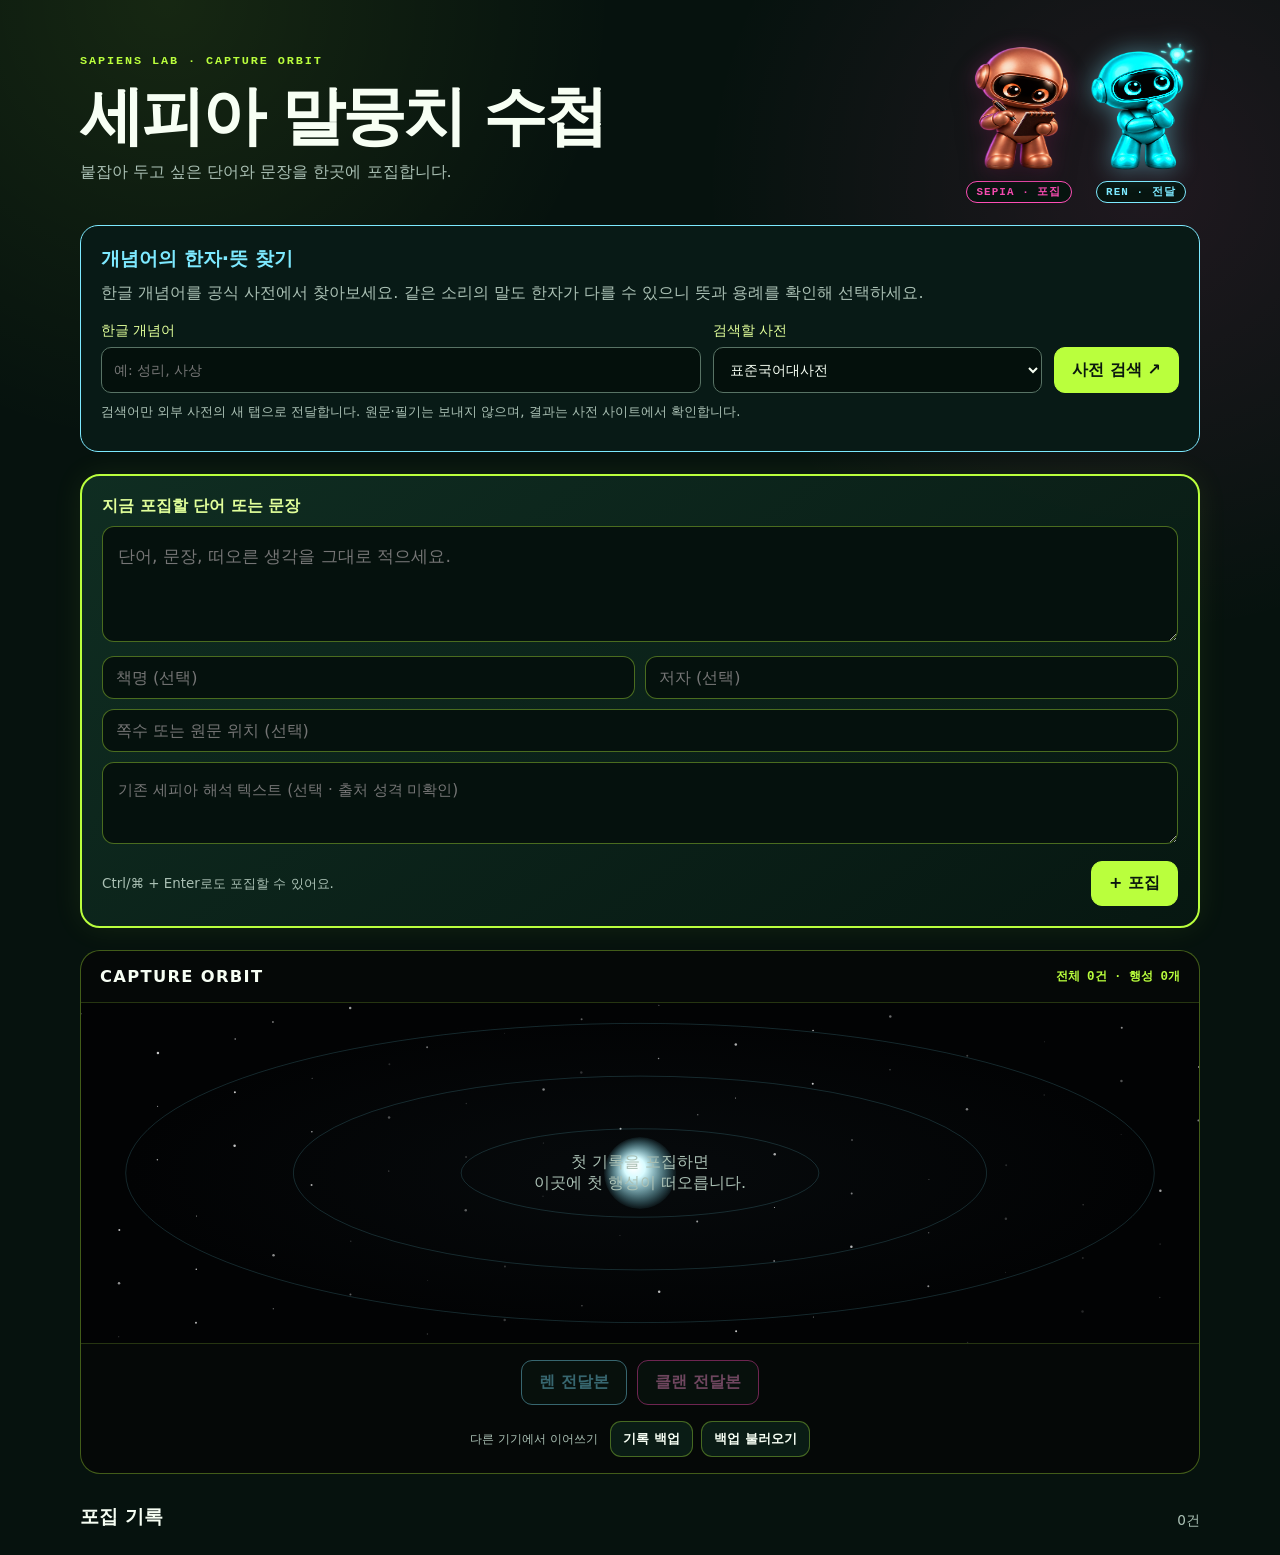
<file: index.html>
<!doctype html>
<html lang="ko"><head><meta charset="utf-8"><meta name="viewport" content="width=device-width,initial-scale=1"><title>SAPIENS · 세피아 말뭉치 수첩</title></head><body style="background:#06120e;color:#f7fff4;font-family:system-ui"><p id="loading">말뭉치 수첩을 여는 중입니다.</p><script>
(async()=>{try{const response=await fetch('./sepia-base-v5.1.html');if(!response.ok)throw new Error('HTTP '+response.status);let html=(await response.text()).replace(/\r\n/g,"\n");const patches=[[".card.flash{box-shadow:0 0 30px color-mix(in srgb,var(--record-color) 50%,transparent)}\n", ".card.flash{box-shadow:0 0 30px color-mix(in srgb,var(--record-color) 50%,transparent)}\n/* v5.2 · 카드 페이지와 펼침 */\n.cards{padding-bottom:12px;align-items:start}.card{padding:0;min-height:116px;overflow:hidden}.card summary{cursor:pointer;padding:22px 35px 18px 17px;list-style:none;line-height:1.65;font-weight:700;overflow-wrap:anywhere}.card summary::-webkit-details-marker{display:none}.card:not([open]) summary .card-word{display:-webkit-box;-webkit-line-clamp:3;-webkit-box-orient:vertical;overflow:hidden}.card summary:focus-visible{outline:2px solid var(--lime);outline-offset:-3px}.card-cue{display:block;color:var(--muted);font-size:.76rem;font-weight:400;margin-top:10px}.card[open] .card-cue{display:none}.card-body{padding:0 17px 18px;overflow-wrap:anywhere}.card-body p{margin:8px 0 0}.card-source{font-size:.84rem;color:var(--lime2);border-top:1px solid var(--line);padding-top:12px}.card-label{color:var(--cyan);font-size:.82rem;margin-top:14px}.pagination{display:flex;justify-content:center;align-items:center;gap:10px;flex-wrap:wrap;padding:12px 0 48px}.pagination[hidden]{display:none}.pagination span{color:var(--muted)}.capture-meta{display:grid;grid-template-columns:1fr 1fr;gap:10px}.capture .interpretation{min-height:80px;margin-top:10px;font-size:.95rem}.empty[hidden]{display:none}\n@media(max-width:720px){.capture-meta{grid-template-columns:1fr;gap:0}}\n/* v5.3 · 대표 문구와 설명 분리 */\n.card summary{padding-top:24px;padding-right:42px}.card-word{color:var(--lime);font-size:1.35rem;line-height:1.6;font-weight:800;white-space:pre-wrap;text-shadow:0 0 12px rgba(186,255,61,.12)}.card:not([open]) summary .card-word{-webkit-line-clamp:4}.card-cue{font-size:.78rem;color:#aac0b4}.card-source{color:#e1cf8a;font-size:.85rem;line-height:1.6}.card-label{color:var(--cyan);font-size:.83rem;font-weight:700}.card-body p{font-size:1rem;font-weight:400;color:#d9e7df;line-height:1.75}.card-index{font-size:.72rem}\n@media(max-width:720px){.card-word{font-size:1.2rem}}\n/* v5.4 · 전체 행성과 설명 점등 */\n.card-word{color:#f7faf9;text-shadow:none}.card-actions{display:flex;align-items:center;gap:12px;flex-wrap:wrap;margin-top:14px}.card-cue{margin:0}.card[open] .card-cue{display:block}.sepia-button{display:inline-flex;align-items:center;gap:7px;border:1px solid #405047;border-radius:9px;padding:6px 11px;font-size:.78rem;font-weight:700;color:#9aa69f;background:#111914}.sepia-button:before{content:'';width:6px;height:6px;border-radius:50%;background:currentColor}.sepia-button.is-lit{border-color:var(--record-color);color:var(--record-color);background:color-mix(in srgb,var(--record-color) 10%,#090d0b);box-shadow:0 0 13px color-mix(in srgb,var(--record-color) 28%,transparent),inset 0 0 9px color-mix(in srgb,var(--record-color) 9%,transparent)}.sepia-button.is-lit:before{box-shadow:0 0 8px currentColor}.sepia-button.is-empty{opacity:.6}.card-label{color:var(--record-color)}.orbit-panel{background:#050807}.orbit{background:radial-gradient(ellipse at center,rgba(21,32,37,.25),transparent 65%),#020304}.orbit canvas{cursor:pointer}\n"], ["    <input id=\"captureMemo\" placeholder=\"어디에서 만났는지 메모 (선택)\" autocomplete=\"off\">\n", "    <div class=\"capture-meta\"><input id=\"captureSource\" aria-label=\"책명\" placeholder=\"책명 (선택)\" autocomplete=\"off\"><input id=\"captureAuthor\" aria-label=\"저자\" placeholder=\"저자 (선택)\" autocomplete=\"off\"></div>\n    <textarea class=\"interpretation\" id=\"captureMemo\" aria-label=\"세피아 해석\" placeholder=\"세피아 해석 (선택)\"></textarea>\n"], ["  <section class=\"cards\" id=\"cards\" aria-live=\"polite\"></section>\n", "  <section class=\"cards\" id=\"cards\" aria-live=\"polite\"></section>\n  <nav class=\"pagination\" id=\"pagination\" aria-label=\"포집 기록 페이지\" hidden><button class=\"btn\" id=\"prevPage\">이전</button><span id=\"pageStatus\" role=\"status\"></span><button class=\"btn\" id=\"nextPage\">다음</button></nav>\n"], ["const $=s=>document.querySelector(s);let entries=[],db=null,storage='memory',angle=0,last=0,planets=[],selectedId='',animationStarted=false;\n", "const $=s=>document.querySelector(s);let entries=[],db=null,storage='memory',angle=0,last=0,planets=[],selectedId='',animationStarted=false,page=1;const PAGE_SIZE=12,PLANET_LIMIT=100;\n"], ["function clean(r){const created=r.created||(/^[0-9]{13}/.test(String(r.id||''))?new Date(+String(r.id).slice(0,13)).toISOString():new Date().toISOString());return{id:String(r.id||makeId()),text:String(r.text||r.original||r.headword||r.trans||'').trim(),memo:String(r.memo||[r.source,r.locator].filter(Boolean).join(' · ')||r.usage||'').trim(),created,updated:r.updated||created,source:r.source||'',locator:r.locator||'',headword:r.headword||'',trans:r.trans||'',tags:Array.isArray(r.tags)?r.tags:[]}}\n", "function clean(r){const created=r.created||(/^[0-9]{13}/.test(String(r.id||''))?new Date(+String(r.id).slice(0,13)).toISOString():new Date().toISOString());return{...r,id:String(r.id||makeId()),text:String(r.text||r.original||r.headword||r.trans||'').trim(),memo:String(r.memo||'').trim(),created,updated:r.updated||created,source:String(r.source||r.book||''),author:String(r.author||''),interpretation:String(r.interpretation||r.sepia||r.trans||r.usage||r.memo||''),locator:r.locator||'',headword:r.headword||'',trans:r.trans||'',tags:Array.isArray(r.tags)?r.tags:[]}}\n"], ["function render(){entries.sort((a,b)=>String(b.created).localeCompare(String(a.created)));$('#orbitCount').textContent=`${entries.length}개의 행성`;$('#recordCount').textContent=`${entries.length}건`;$('#orbitEmpty').hidden=entries.length>0;$('#toRen').disabled=$('#toClan').disabled=!entries.length;$('#cards').innerHTML=entries.map((e,i)=>`<article class=\"card\" id=\"card-${esc(e.id)}\" style=\"--record-color:${colorOf(e.id)}\"><span class=\"card-index\">${String(i+1).padStart(2,'0')}</span><p>${esc(e.text)}</p><footer><span>${esc(e.memo||'메모 없음')}</span><time>${esc(dateText(e.created))}</time></footer></article>`).join('');buildPlanets();if(!animationStarted){animationStarted=true;requestAnimationFrame(draw)}}\nfunction buildPlanets(){planets=entries.slice(0,36).map((e,i)=>({id:e.id,ring:i%3,phase:(i*2.399)+(i%4)*.31,size:8+(i*7)%8,color:colorOf(e.id)}))}\n", "// Derive display fields without rewriting the stored original records.\nfunction displayEntry(e){\n const raw=String(e.text||'').trim();\n const boundary=/\\s*(?:\\[[^\\]]+\\]\\s*)?(?:출처\\s*[:：]|위치\\s*[:：]|원문 구분\\s*[:：]|책의 실제 문맥|판단[·ㆍ\\s]*추정의 근거|해석[·ㆍ\\s]*추정의 범위|세피아 설명\\s*[:：]|세피아 해석\\s*[:：]|원본\\s*[:：])/;\n const marker=boundary.exec(raw);\n const text=String(e.headword|| (marker?raw.slice(0,marker.index):raw)).trim();\n const sourceMatch=raw.match(/출처\\s*[:：]\\s*([\\s\\S]*?)(?=\\s*(?:위치\\s*[:：]|원문 구분\\s*[:：]|책의 실제 문맥|세피아 설명\\s*[:：]|원본\\s*[:：])|$)/);\n let source=String(e.book||e.source||sourceMatch?.[1]||'').trim();\n let author=String(e.author||'').trim();\n const book=source.match(/『([^』]+)』/);\n if(book){if(!author)author=source.slice(0,book.index).replace(/[\\s,，·]+$/,'').trim();source='『'+book[1]+'』'}\n else source=source.split(/\\s*(?:·\\s*)?(?:인쇄본|PDF|위치\\s*[:：]|https?:\\/\\/)/)[0].trim();\n const explanation=raw.match(/세피아 (?:설명|해석)\\s*[:：]\\s*([\\s\\S]*?)(?=\\s*(?:원본\\s*[:：]|출처\\s*[:：]|위치\\s*[:：])|$)/);\n const memo=String(e.memo||'').trim();\n const memoIsSource=/『[^』]+』|인쇄본|PDF\\s*\\d|출처\\s*[:：]|https?:\\/\\//.test(memo);\n let interpretation=explanation?.[1]||e.interpretation||e.sepia||e.trans||e.usage||(!memoIsSource?memo:'');\n if(memoIsSource && interpretation===memo)interpretation='';\n interpretation=String(interpretation).split(/\\s*(?:원본\\s*[:：]|https?:\\/\\/)/)[0].trim();\n return {...e,text,source,author,interpretation};\n}\nfunction render(){entries.sort((a,b)=>String(b.created).localeCompare(String(a.created)));const total=Math.max(1,Math.ceil(entries.length/PAGE_SIZE));page=Math.max(1,Math.min(page,total));const start=(page-1)*PAGE_SIZE,visible=entries.slice(start,start+PAGE_SIZE);$('#orbitCount').textContent=`전체 ${entries.length}건 · 행성 ${Math.min(entries.length,PLANET_LIMIT)}개${entries.length>PLANET_LIMIT?' · 최근 100개':''}`;$('#recordCount').textContent=`${entries.length}건`;$('#orbitEmpty').hidden=entries.length>0;$('#toRen').disabled=$('#toClan').disabled=!entries.length;$('#cards').innerHTML=visible.map((record,i)=>{const e=displayEntry(record);return `<details class=\"card\" id=\"card-${esc(e.id)}\" style=\"--record-color:${colorOf(e.id)}\"><summary><span class=\"card-index\">${String(start+i+1).padStart(2,'0')}</span><span class=\"card-word\">${esc(e.text)}</span><span class=\"card-actions\"><span class=\"sepia-button ${e.interpretation?'is-lit':'is-empty'}\">${e.interpretation?'세피아 설명':'설명 없음'}</span><span class=\"card-cue\">출처 · 설명 펼치기</span></span></summary><div class=\"card-body\"><div class=\"card-source\">${esc([e.source,e.author].filter(Boolean).join(' · ')||'출처 미입력')}</div><div class=\"card-label\">세피아 해석</div><p>${esc(e.interpretation||'해석 미입력')}</p></div></details>`}).join('');$('#pagination').hidden=total<=1;$('#pageStatus').textContent=`${page} / ${total} 페이지 · 페이지당 ${PAGE_SIZE}건`;$('#prevPage').disabled=page<=1;$('#nextPage').disabled=page>=total;buildPlanets();if(!animationStarted){animationStarted=true;requestAnimationFrame(draw)}}\nfunction changePage(delta){page+=delta;render();$('#cards').scrollIntoView({behavior:'smooth',block:'start'})}\n$('#prevPage').addEventListener('click',()=>changePage(-1));$('#nextPage').addEventListener('click',()=>changePage(1));\nfunction buildPlanets(){const records=entries.slice(0,PLANET_LIMIT),rings=records.length>36?5:3;planets=records.map((e,i)=>{const ring=i%rings,count=Math.ceil((records.length-ring)/rings),slot=Math.floor(i/rings);return{id:e.id,ring,rings,phase:slot*Math.PI*2/count+ring*.43,size:records.length>36?4+(i%3):8+(i*7)%8,color:colorOf(e.id)}})}\nfunction openRecord(id){const index=entries.findIndex(e=>e.id===id);if(index<0)return;selectedId=id;const targetPage=Math.floor(index/PAGE_SIZE)+1;if(page!==targetPage){page=targetPage;render()}const card=document.getElementById('card-'+id);if(card)card.open=true;card?.scrollIntoView({behavior:'smooth',block:'center'});card?.classList.add('flash');setTimeout(()=>card?.classList.remove('flash'),1100)}\nconst stars=Array.from({length:85},(_,i)=>({x:((i*137.508)%997)/997,y:((i*73.71+31)%991)/991,size:.5+(i%4)*.25,phase:i*1.713,speed:.0005+(i%5)*.00012}));\nconst ringScale=(ring,rings)=>({x:.16+ring*(.30/Math.max(1,rings-1)),y:.13+ring*(.31/Math.max(1,rings-1))});\n"], ["function draw(t){sizeCanvas();const w=canvas.clientWidth,h=canvas.clientHeight,cx=w/2,cy=h/2;if(last)angle+=(t-last)*.00012;last=t;ctx.clearRect(0,0,w,h);ctx.strokeStyle='rgba(125,233,255,.25)';ctx.lineWidth=1;for(let r=0;r<3;r++){ctx.beginPath();ctx.ellipse(cx,cy,w*(.22+r*.115),h*(.18+r*.105),0,0,Math.PI*2);ctx.stroke()}const g=ctx.createRadialGradient(cx-7,cy-7,2,cx,cy,36);g.addColorStop(0,'#fff');g.addColorStop(.25,'#d7fbff');g.addColorStop(1,'rgba(125,233,255,.05)');ctx.fillStyle=g;ctx.beginPath();ctx.arc(cx,cy,36,0,Math.PI*2);ctx.fill();for(const p of planets){const rx=w*(.22+p.ring*.115),ry=h*(.18+p.ring*.105),a=p.phase+angle*(1-p.ring*.16);p.x=cx+Math.cos(a)*rx;p.y=cy+Math.sin(a)*ry;ctx.save();ctx.shadowColor=p.color;ctx.shadowBlur=p.id===selectedId?24:14;ctx.fillStyle=p.color;ctx.beginPath();ctx.arc(p.x,p.y,p.id===selectedId?p.size+3:p.size,0,Math.PI*2);ctx.fill();ctx.fillStyle='rgba(255,255,255,.65)';ctx.beginPath();ctx.arc(p.x-p.size*.3,p.y-p.size*.3,Math.max(2,p.size*.22),0,Math.PI*2);ctx.fill();ctx.restore()}requestAnimationFrame(draw)}\ncanvas.addEventListener('click',e=>{const r=canvas.getBoundingClientRect(),x=e.clientX-r.left,y=e.clientY-r.top,p=planets.find(p=>Math.hypot(x-p.x,y-p.y)<p.size+10);if(!p)return;selectedId=p.id;const card=document.getElementById('card-'+p.id);card?.scrollIntoView({behavior:'smooth',block:'center'});card?.classList.add('flash');setTimeout(()=>card?.classList.remove('flash'),1100)});\nasync function capture(){const text=$('#captureText').value.trim(),memo=$('#captureMemo').value.trim();if(!text){toast('포집할 단어나 문장을 적어주세요.');$('#captureText').focus();return}const now=new Date().toISOString(),rec=clean({id:makeId(),text,memo,created:now,updated:now});try{await save(rec);$('#captureText').value='';$('#captureMemo').value='';selectedId=rec.id;render();react('#petSepia');toast('세피아가 새 행성을 띄웠어요.');setTimeout(()=>{const c=document.getElementById('card-'+rec.id);c?.classList.add('flash')},80)}catch(e){console.error(e);toast('저장하지 못했습니다. 다시 시도해 주세요.')}}\n", "function draw(t){sizeCanvas();const w=canvas.clientWidth,h=canvas.clientHeight,cx=w/2,cy=h/2;if(last)angle+=(t-last)*.00012;last=t;ctx.clearRect(0,0,w,h);for(const star of stars){const alpha=.15+.65*(.5+.5*Math.sin(t*star.speed+star.phase));ctx.fillStyle=`rgba(255,255,255,${alpha})`;ctx.beginPath();ctx.arc(star.x*w,star.y*h,star.size,0,Math.PI*2);ctx.fill()}const rings=planets[0]?.rings||3;ctx.strokeStyle='rgba(125,233,255,.16)';ctx.lineWidth=1;for(let r=0;r<rings;r++){const scale=ringScale(r,rings);ctx.beginPath();ctx.ellipse(cx,cy,w*scale.x,h*scale.y,0,0,Math.PI*2);ctx.stroke()}const g=ctx.createRadialGradient(cx-7,cy-7,2,cx,cy,36);g.addColorStop(0,'#fff');g.addColorStop(.25,'#d7fbff');g.addColorStop(1,'rgba(125,233,255,.05)');ctx.fillStyle=g;ctx.beginPath();ctx.arc(cx,cy,36,0,Math.PI*2);ctx.fill();for(const p of planets){const scale=ringScale(p.ring,p.rings),rx=w*scale.x,ry=h*scale.y,a=p.phase+angle*(1-p.ring*.12);p.x=cx+Math.cos(a)*rx;p.y=cy+Math.sin(a)*ry;ctx.save();ctx.shadowColor=p.color;ctx.shadowBlur=p.id===selectedId?24:14;ctx.fillStyle=p.color;ctx.beginPath();ctx.arc(p.x,p.y,p.id===selectedId?p.size+3:p.size,0,Math.PI*2);ctx.fill();ctx.fillStyle='rgba(255,255,255,.65)';ctx.beginPath();ctx.arc(p.x-p.size*.3,p.y-p.size*.3,Math.max(2,p.size*.22),0,Math.PI*2);ctx.fill();ctx.restore()}requestAnimationFrame(draw)}\ncanvas.addEventListener('click',e=>{const r=canvas.getBoundingClientRect(),x=e.clientX-r.left,y=e.clientY-r.top,p=planets.filter(p=>Math.hypot(x-p.x,y-p.y)<p.size+6).sort((a,b)=>Math.hypot(x-a.x,y-a.y)-Math.hypot(x-b.x,y-b.y))[0];if(p)openRecord(p.id)});\nasync function capture(){const text=$('#captureText').value.trim(),memo=$('#captureMemo').value.trim();if(!text){toast('포집할 단어나 문장을 적어주세요.');$('#captureText').focus();return}const now=new Date().toISOString(),rec=clean({id:makeId(),text,memo,interpretation:memo,source:$('#captureSource').value.trim(),author:$('#captureAuthor').value.trim(),created:now,updated:now});try{await save(rec);$('#captureText').value='';$('#captureMemo').value='';$('#captureSource').value='';$('#captureAuthor').value='';selectedId=rec.id;page=1;render();react('#petSepia');toast('세피아가 새 행성을 띄웠어요.');setTimeout(()=>{const c=document.getElementById('card-'+rec.id);c?.classList.add('flash')},80)}catch(e){console.error(e);toast('저장하지 못했습니다. 다시 시도해 주세요.')}}\n"], ["let transferTarget='렌';function transferText(target){const lines=entries.map((e,i)=>`${i+1}. ${e.text}${e.memo?`\\n   - 메모: ${e.memo}`:''}`);return `# 세피아 말뭉치 전달본\\n\\n수신: ${target}\\n포집 시각: ${dateText(new Date().toISOString())}\\n기록 수: ${entries.length}\\n\\n## 포집된 단어와 문장\\n\\n${lines.join('\\n\\n')}\\n\\n---\\n이 자료를 읽고, 서로 이어지는 맥락과 핵심 신호를 정리해 주세요. 원문과 해석·추정을 구분해 주세요.\\n`}\n", "let transferTarget='렌';function transferText(target){const lines=entries.map((record,i)=>{const e=displayEntry(record);return `${i+1}. ${e.text}\\n   - 출처: ${[e.source,e.author].filter(Boolean).join(' · ')||'미입력'}\\n   - 세피아 해석: ${e.interpretation||'미입력'}`});return `# 세피아 말뭉치 전달본\\n\\n수신: ${target}\\n기록 수: ${entries.length}\\n\\n${lines.join('\\n\\n')}\\n`}\n\n"], ["$('#backupFile').addEventListener('change',async e=>{const file=e.target.files?.[0];e.target.value='';if(!file)return;try{const parsed=JSON.parse(await file.text()),raw=Array.isArray(parsed)?parsed:parsed?.entries;if(!Array.isArray(raw))throw new Error('invalid backup');const known=new Set(entries.map(x=>x.id)),fresh=[];for(const item of raw){if(!item||typeof item!=='object')continue;const rec=clean(item);if(!rec.text||known.has(rec.id))continue;known.add(rec.id);fresh.push(rec)}await saveMany(fresh);render();react('#petRen');toast(fresh.length?`${fresh.length}건을 불러왔어요.`:'새로 추가할 기록이 없어요.')}catch(err){console.error(err);toast('백업 파일을 읽지 못했습니다.')}});\n", "$('#backupFile').addEventListener('change',async e=>{const file=e.target.files?.[0];e.target.value='';if(!file)return;try{const parsed=JSON.parse(await file.text()),raw=Array.isArray(parsed)?parsed:parsed?.entries;if(!Array.isArray(raw))throw new Error('invalid backup');const known=new Set(entries.map(x=>x.id)),fresh=[];for(const item of raw){if(!item||typeof item!=='object')continue;const rec=clean(item);if(!rec.text||known.has(rec.id))continue;known.add(rec.id);fresh.push(rec)}await saveMany(fresh);page=1;render();react('#petRen');toast(fresh.length?`${fresh.length}건을 불러왔어요.`:'새로 추가할 기록이 없어요.')}catch(err){console.error(err);toast('백업 파일을 읽지 못했습니다.')}});\n"]];for(const [before,after] of patches){if(!html.includes(before))throw new Error('Source mismatch');html=html.replace(before,after)}const extras=await Promise.all(['./reader-console.js','./reader-console.css'].map(async path=>{const r=await fetch(path);if(!r.ok)throw new Error('HTTP '+r.status);return r.text()}));const marker='initStore().then(render)';if(!html.includes(marker))throw new Error('Reader insertion mismatch');html=html.replace(marker,()=>extras[0]+'\n'+marker).replace('</style>',()=>extras[1]+'\n</style>');document.open();document.write(html);document.close()}catch(error){console.error(error);document.getElementById('loading').textContent='수첩을 불러오지 못했습니다. 새로고침해 주세요.';const a=document.createElement('a');a.href='./sepia-base-v5.1.html';a.textContent='기존 수첩 열기';a.style.color='#baff3d';document.body.append(a)}})();
</script></body></html>
</file>
